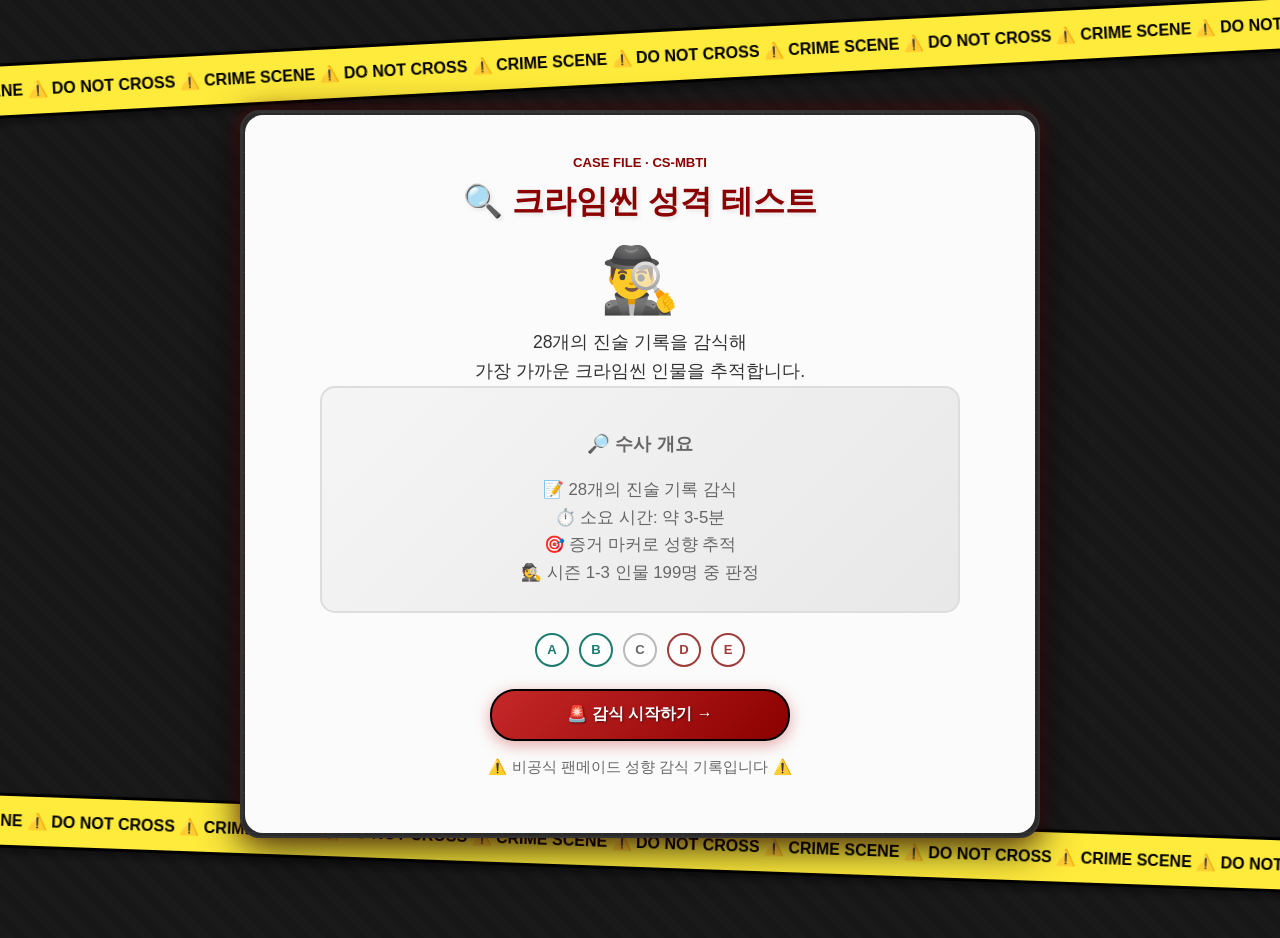
<file: index.html>
<!DOCTYPE html>
<html lang="ko">

<head>
    <meta charset="UTF-8">
    <meta name="viewport" content="width=device-width, initial-scale=1.0">
    <meta name="theme-color" content="#111111">
    <meta http-equiv="Cache-Control" content="no-store">
    <title>크라임씬 성격 테스트</title>
    <link rel="stylesheet" href="static/app.css?v=20260719-static1">
</head>

<body class="home-page">
    <main class="main-container">
        <div class="card home-card">
            <div class="card-body text-center">
                <p class="home-case-label">CASE FILE · CS-MBTI</p>
                <h1 class="mb-4">🔍 크라임씬 성격 테스트</h1>
                <div class="home-detective mb-3" aria-hidden="true">🕵️‍♂️</div>
                <p class="lead mb-4">
                    28개의 진술 기록을 감식해<br>가장 가까운 크라임씬 인물을 추적합니다.
                </p>
                <div class="home-brief mb-4">
                    <p class="text-muted mb-2">
                        <strong>🔎 수사 개요</strong>
                    </p>
                    <p class="text-muted">
                        📝 28개의 진술 기록 감식<br>
                        ⏱️ 소요 시간: 약 3-5분<br>
                        🎯 증거 마커로 성향 추적<br>
                        🕵️ 시즌 1-3 인물 199명 중 판정
                    </p>
                </div>
                <div class="home-marker-strip" aria-label="증거 마커 예시">
                    <span>A</span>
                    <span>B</span>
                    <span>C</span>
                    <span>D</span>
                    <span>E</span>
                </div>
                <a href="test.html" class="btn btn-primary btn-lg">
                    🚨 감식 시작하기 →
                </a>
                <p class="text-muted mt-3 home-warning">
                    ⚠️ 비공식 팬메이드 성향 감식 기록입니다 ⚠️
                </p>
            </div>
        </div>
    </main>
</body>

</html>
</file>
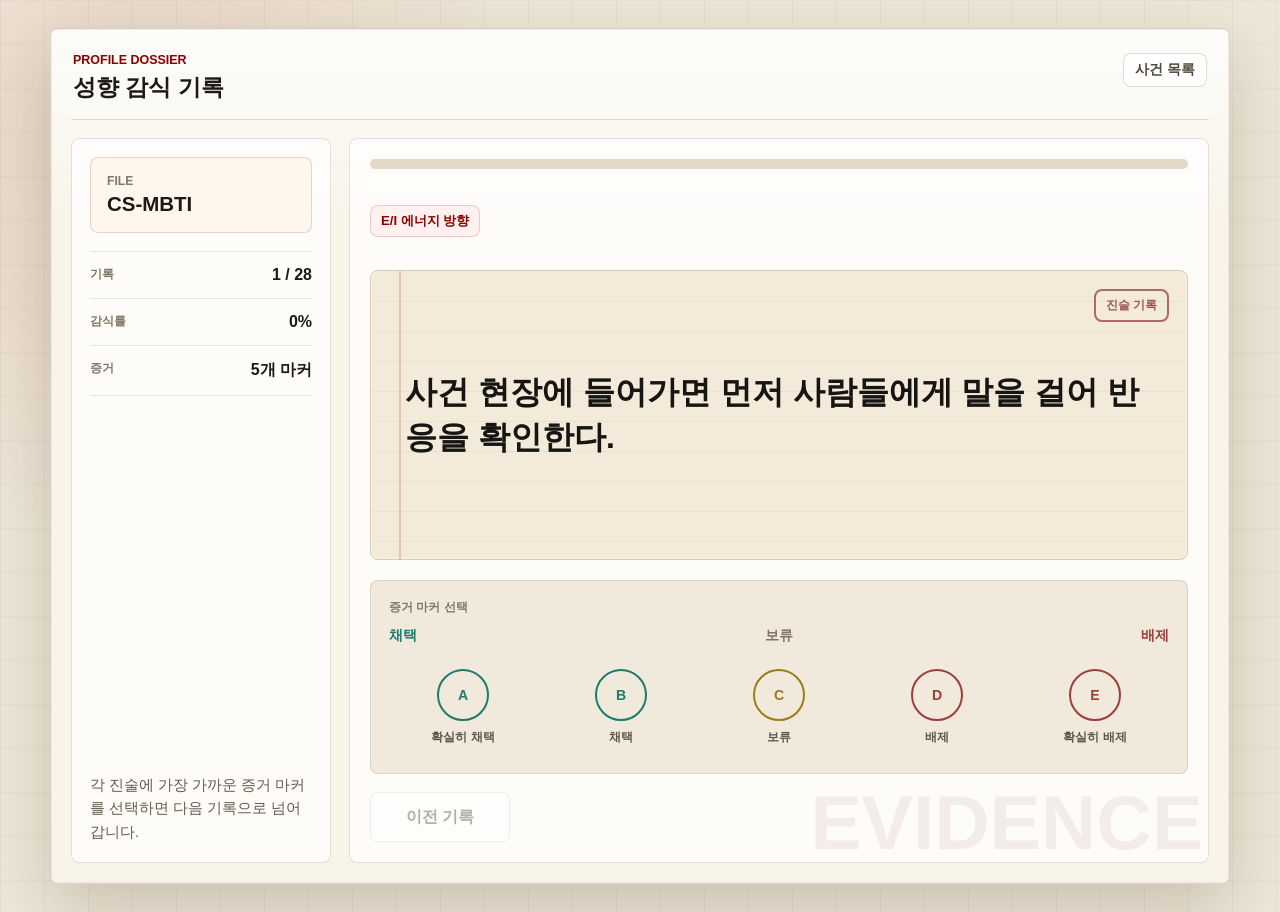
<file: test.html>
<!DOCTYPE html>
<html lang="ko">

<head>
    <meta charset="UTF-8">
    <meta name="viewport" content="width=device-width, initial-scale=1.0">
    <meta name="theme-color" content="#eee7d8">
    <meta http-equiv="Cache-Control" content="no-store">
    <title>크라임씬 인물 매칭 테스트</title>
    <link rel="stylesheet" href="static/app.css?v=20260719-static1">
</head>

<body class="test-page">
    <main class="main-container">
        <section id="quiz-app" class="case-board test-screen" aria-live="polite">
            <header class="case-topbar">
                <div>
                    <p class="case-kicker">PROFILE DOSSIER</p>
                    <h1>성향 감식 기록</h1>
                </div>
                <a class="ghost-link" href="index.html">사건 목록</a>
            </header>

            <div id="quiz-view" class="quiz-view interrogation-layout">
                <aside class="case-sidebar" aria-label="수사 진행 정보">
                    <div class="case-id">
                        <span>FILE</span>
                        <strong>CS-MBTI</strong>
                    </div>
                    <dl class="case-meta">
                        <div>
                            <dt>기록</dt>
                            <dd id="question-count">1 / 28</dd>
                        </div>
                        <div>
                            <dt>감식률</dt>
                            <dd id="progress-label">0%</dd>
                        </div>
                        <div>
                            <dt>증거</dt>
                            <dd>5개 마커</dd>
                        </div>
                    </dl>
                    <p class="case-note">각 진술에 가장 가까운 증거 마커를 선택하면 다음 기록으로 넘어갑니다.</p>
                </aside>

                <section class="statement-panel">
                    <div class="progress-track" aria-hidden="true">
                        <div id="progress-fill" class="progress-fill"></div>
                    </div>

                    <article class="question-section">
                        <p id="axis-label" class="axis-label">판단 성향</p>
                        <div class="statement-paper">
                            <span class="statement-stamp">진술 기록</span>
                            <h2 id="question-text"></h2>
                        </div>

                        <div class="evidence-scale">
                            <div class="likert-labels" aria-hidden="true">
                                <span>채택</span>
                                <span>보류</span>
                                <span>배제</span>
                            </div>
                            <div id="answer-scale" class="answer-scale" role="group" aria-label="답변 선택"></div>
                        </div>
                    </article>

                    <div class="quiz-actions">
                        <button id="prev-button" class="secondary-action" type="button">이전 기록</button>
                        <button id="next-button" class="primary-action" type="button" disabled hidden>다음</button>
                    </div>
                </section>
            </div>

            <section id="result-view" class="result-view case-result" hidden>
                <div class="result-cover">
                    <p class="case-kicker">PROFILE CLOSED</p>
                    <h1 id="result-title"></h1>
                    <p id="result-subtitle" class="result-subtitle"></p>
                </div>

                <div class="score-grid">
                    <div>
                        <span>성향 코드</span>
                        <strong id="result-mbti"></strong>
                    </div>
                    <div>
                        <span>일치율</span>
                        <strong id="result-confidence"></strong>
                    </div>
                    <div>
                        <span>출처</span>
                        <strong id="result-season"></strong>
                    </div>
                </div>

                <p id="result-description" class="result-description"></p>

                <div id="result-tags" class="tag-list"></div>

                <section class="axis-summary" aria-labelledby="axis-summary-title">
                    <h2 id="axis-summary-title">성향 감식 결과</h2>
                    <div id="axis-bars" class="axis-bars"></div>
                </section>

                <section class="related-results" aria-labelledby="related-title">
                    <h2 id="related-title">추가 용의선상</h2>
                    <div id="related-list" class="related-list"></div>
                </section>

                <div class="quiz-actions result-actions">
                    <button id="share-button" class="primary-action" type="button">리포트 공유</button>
                    <button id="copy-button" class="secondary-action" type="button">사건 링크 복사</button>
                    <button id="restart-button" class="secondary-action" type="button">재수사</button>
                </div>

                <p id="share-status" class="share-status" role="status"></p>
            </section>
        </section>
    </main>
    <script src="static/character-data.js?v=20260719-static1"></script>
    <script src="static/app.js?v=20260719-static1"></script>
</body>

</html>
</file>
<file: static/app.css>
:root {
    --bg: #171717;
    --panel: #fbfaf6;
    --panel-deep: #f2eee6;
    --ink: #151515;
    --muted: #6d6a63;
    --line: #dfd8cb;
    --line-strong: #b9ae9b;
    --red: #b7352f;
    --red-dark: #7f1e1a;
    --green: #1f766a;
    --yellow: #e4c64b;
    --shadow: 0 24px 70px rgba(0, 0, 0, 0.48);
}

* {
    box-sizing: border-box;
}

html {
    min-height: 100%;
    background: var(--bg);
}

body {
    min-height: 100vh;
    margin: 0;
    color: var(--ink);
    font-family: Arial, "Noto Sans KR", sans-serif;
    letter-spacing: 0;
    background:
        repeating-linear-gradient(45deg, transparent, transparent 10px, rgba(0, 0, 0, .1) 10px, rgba(0, 0, 0, .1) 20px),
        #1a1a1a;
}

body::before {
    content: 'CRIME SCENE ⚠️ DO NOT CROSS ⚠️ CRIME SCENE ⚠️ DO NOT CROSS ⚠️ CRIME SCENE ⚠️ DO NOT CROSS ⚠️ CRIME SCENE ⚠️ DO NOT CROSS ⚠️ CRIME SCENE ⚠️ DO NOT CROSS ⚠️';
    position: fixed;
    top: 30px;
    left: -50%;
    right: -50%;
    height: auto;
    padding: 15px 0;
    color: #000000;
    background: #ffeb3b;
    border-top: 3px solid #000000;
    border-bottom: 3px solid #000000;
    box-shadow: 0 4px 10px rgba(0, 0, 0, 0.5);
    transform: rotate(-3deg);
    font-size: 1rem;
    font-weight: bold;
    text-align: center;
    white-space: nowrap;
    animation: tape-flicker 3s infinite;
    z-index: 0;
    pointer-events: none;
}

body::after {
    content: 'CRIME SCENE ⚠️ DO NOT CROSS ⚠️ CRIME SCENE ⚠️ DO NOT CROSS ⚠️ CRIME SCENE ⚠️ DO NOT CROSS ⚠️ CRIME SCENE ⚠️ DO NOT CROSS ⚠️ CRIME SCENE ⚠️ DO NOT CROSS ⚠️';
    display: block;
    position: fixed;
    bottom: 30px;
    left: -50%;
    right: -50%;
    padding: 15px 0;
    color: #000000;
    background: #ffeb3b;
    border-top: 3px solid #000000;
    border-bottom: 3px solid #000000;
    box-shadow: 0 4px 10px rgba(0, 0, 0, 0.5);
    transform: rotate(2deg);
    font-size: 1rem;
    font-weight: bold;
    text-align: center;
    white-space: nowrap;
    animation: tape-flicker 4s infinite;
    z-index: 0;
    pointer-events: none;
}

body.test-page::before,
body.test-page::after {
    content: none;
    display: none;
}

@keyframes tape-flicker {
    0%,
    100% {
        opacity: 1;
    }

    50% {
        opacity: 0.95;
    }
}

button,
a {
    font: inherit;
}

button {
    -webkit-tap-highlight-color: transparent;
}

[hidden] {
    display: none !important;
}

.app-shell,
.main-container {
    min-height: 100vh;
    display: flex;
    align-items: center;
    justify-content: center;
    padding: 100px 15px;
    position: relative;
    z-index: 1;
}

.card {
    width: 100%;
    max-width: 800px;
    border: 2px solid #333333;
    border-radius: 20px;
    background:
        linear-gradient(rgba(255, 255, 255, 0.05) 1px, transparent 1px),
        linear-gradient(90deg, rgba(255, 255, 255, 0.05) 1px, transparent 1px),
        #2a2a2a;
    background-size: 20px 20px;
    box-shadow:
        0 10px 40px rgba(0, 0, 0, 0.8),
        0 0 20px rgba(255, 0, 0, 0.3);
    position: relative;
}

.card::before {
    content: "";
    position: absolute;
    inset: 0;
    border-radius: 20px;
    background:
        radial-gradient(circle at 20% 50%, rgba(255, 0, 0, 0.1) 0%, transparent 50%),
        radial-gradient(circle at 80% 50%, rgba(139, 0, 0, 0.1) 0%, transparent 50%);
    pointer-events: none;
}

.card-body {
    margin: 3px;
    padding: 2rem;
    border-radius: 18px;
    background: rgba(255, 255, 255, 0.98);
    position: relative;
    z-index: 1;
}

.text-center {
    text-align: center;
}

.text-muted {
    color: #666666 !important;
}

.mb-2 {
    margin-bottom: 0.5rem;
}

.mb-3 {
    margin-bottom: 1rem;
}

.mb-4 {
    margin-bottom: 1.5rem;
}

.mt-3 {
    margin-top: 1rem;
}

.btn {
    display: inline-flex;
    align-items: center;
    justify-content: center;
    border: 2px solid transparent;
    text-decoration: none;
    cursor: pointer;
}

.btn-lg {
    min-height: 52px;
    padding: 12px 35px;
    font-size: 1rem;
    font-weight: bold;
}

.btn-primary {
    color: #ffffff;
    border-color: #000000;
    background: linear-gradient(135deg, #c62828 0%, #8b0000 100%);
    text-shadow: 1px 1px 2px rgba(0, 0, 0, 0.5);
    transition: transform 0.3s, box-shadow 0.3s, background 0.3s;
}

.btn-primary:hover {
    transform: scale(1.05);
    background: linear-gradient(135deg, #d32f2f 0%, #c62828 100%);
    box-shadow: 0 6px 20px rgba(198, 40, 40, 0.6);
}

.app-card {
    width: min(520px, 100%);
    min-height: 680px;
    display: flex;
    flex-direction: column;
    gap: 24px;
    padding: 22px;
    border: 1px solid rgba(255, 255, 255, 0.16);
    border-radius: 8px;
    background: var(--panel);
    box-shadow: var(--shadow);
}

.home-card {
    max-width: 800px;
}

.home-card .card-body {
    padding: 2.5rem;
}

.home-case-label {
    margin: 0 0 10px;
    color: #8b0000;
    font-size: 0.82rem;
    font-weight: 900;
}

.home-card h1 {
    color: #8b0000;
    font-size: 2rem;
    font-weight: bold;
    text-shadow: 2px 2px 4px rgba(0, 0, 0, 0.1);
}

.home-card .lead {
    color: #333333;
    font-size: 1.1rem;
    line-height: 1.65;
}

.home-detective {
    font-size: 4rem;
    line-height: 1;
}

.home-brief {
    max-width: 640px;
    margin-right: auto;
    margin-left: auto;
    padding: 24px 22px;
    border: 2px solid #dddddd;
    border-radius: 15px;
    background: linear-gradient(135deg, #f5f5f5 0%, #e8e8e8 100%);
}

.home-brief p {
    margin-bottom: 0;
    color: #666666 !important;
    font-size: 1.05rem;
    line-height: 1.65;
}

.home-brief strong {
    color: #666666;
    font-size: 1.15rem;
}

.home-card .btn-primary {
    min-width: 300px;
    border-radius: 25px;
    background: linear-gradient(135deg, #c62828 0%, #8b0000 100%);
    box-shadow: 0 4px 15px rgba(198, 40, 40, 0.4);
}

.home-marker-strip {
    display: flex;
    justify-content: center;
    gap: 10px;
    margin: -4px 0 22px;
}

.home-marker-strip span {
    display: grid;
    width: 34px;
    height: 34px;
    place-items: center;
    border: 2px solid #b9b9b9;
    border-radius: 50%;
    color: #666666;
    background: #ffffff;
    font-size: 0.82rem;
    font-weight: 900;
}

.home-marker-strip span:first-child,
.home-marker-strip span:nth-child(2) {
    border-color: #1d7b6f;
    color: #1d7b6f;
}

.home-marker-strip span:nth-child(4),
.home-marker-strip span:last-child {
    border-color: #9c3f3a;
    color: #9c3f3a;
}

.home-warning {
    font-size: 0.95rem;
}

.screen-header {
    display: flex;
    align-items: center;
    justify-content: space-between;
    gap: 14px;
}

.brand-lockup {
    display: inline-flex;
    align-items: center;
    min-width: 0;
    gap: 10px;
    color: var(--ink);
    font-size: 0.95rem;
    font-weight: 900;
}

.brand-mark {
    display: inline-grid;
    width: 34px;
    height: 34px;
    place-items: center;
    flex: 0 0 auto;
    border: 2px solid var(--ink);
    border-radius: 8px;
    color: #ffffff;
    background: var(--ink);
    font-size: 0.8rem;
}

.status-pill,
.ghost-link {
    display: inline-flex;
    align-items: center;
    justify-content: center;
    min-height: 34px;
    padding: 7px 11px;
    border: 1px solid var(--line);
    border-radius: 8px;
    color: var(--muted);
    background: #ffffff;
    font-size: 0.86rem;
    font-weight: 800;
    text-decoration: none;
}

.case-cover,
.result-cover {
    padding: 24px 0 18px;
    border-top: 1px solid var(--line);
    border-bottom: 1px solid var(--line);
}

.eyebrow {
    margin: 0 0 10px;
    color: var(--red-dark);
    font-size: 0.78rem;
    font-weight: 900;
    text-transform: uppercase;
}

h1,
h2,
h3,
p {
    letter-spacing: 0;
}

h1,
h2,
h3 {
    margin: 0;
    color: var(--ink);
    font-weight: 900;
    text-shadow: none;
}

.case-cover h1,
.question-section h1,
.result-cover h1 {
    font-size: 2rem;
    line-height: 1.18;
}

.lead,
.result-subtitle,
.result-description {
    color: var(--muted);
    line-height: 1.65;
}

.lead {
    margin: 14px 0 0;
    font-size: 1rem;
}

.brief-list,
.score-grid {
    margin: 0;
    display: grid;
    border-top: 1px solid var(--line);
}

.brief-list div,
.score-grid div {
    display: flex;
    align-items: baseline;
    justify-content: space-between;
    gap: 16px;
    min-width: 0;
    padding: 15px 0;
    border-bottom: 1px solid var(--line);
}

.brief-list dt,
.score-grid span {
    color: var(--muted);
    font-size: 0.92rem;
    font-weight: 800;
}

.brief-list dd,
.score-grid strong {
    margin: 0;
    color: var(--ink);
    font-size: 1rem;
    font-weight: 900;
    text-align: right;
}

.primary-action,
.secondary-action {
    display: inline-flex;
    align-items: center;
    justify-content: center;
    min-height: 50px;
    padding: 12px 16px;
    border: 1px solid transparent;
    border-radius: 8px;
    cursor: pointer;
    text-decoration: none;
    font-weight: 900;
    transition: transform 140ms ease, box-shadow 140ms ease, border-color 140ms ease;
}

.primary-action {
    color: #ffffff;
    background: var(--red);
    box-shadow: 0 10px 22px rgba(183, 53, 47, 0.22);
}

.secondary-action {
    color: var(--ink);
    background: #ffffff;
    border-color: var(--line-strong);
}

.primary-action-large {
    width: 100%;
    margin-top: auto;
}

.primary-action:hover,
.secondary-action:hover,
.ghost-link:hover {
    transform: translateY(-1px);
}

.primary-action:focus-visible,
.secondary-action:focus-visible,
.ghost-link:focus-visible,
.scale-option:focus-visible {
    outline: 3px solid rgba(183, 53, 47, 0.22);
    outline-offset: 3px;
}

.primary-action:disabled,
.secondary-action:disabled {
    cursor: not-allowed;
    opacity: 0.42;
    transform: none;
    box-shadow: none;
}

.disclaimer {
    margin: -12px 0 0;
    color: var(--muted);
    font-size: 0.82rem;
    font-weight: 700;
    text-align: center;
}

.quiz-view,
.result-view {
    min-width: 0;
}

.progress-row {
    display: flex;
    justify-content: space-between;
    gap: 12px;
    color: var(--muted);
    font-size: 0.88rem;
    font-weight: 900;
}

.progress-track {
    height: 8px;
    margin-top: 10px;
    overflow: hidden;
    border-radius: 8px;
    background: #e4ded2;
}

.progress-fill {
    width: 0;
    height: 100%;
    border-radius: inherit;
    background: var(--green);
    transition: width 180ms ease;
}

.question-section {
    display: grid;
    gap: 18px;
    margin-top: 28px;
}

.axis-label {
    justify-self: start;
    display: inline-flex;
    align-items: center;
    min-height: 30px;
    padding: 6px 10px;
    border: 1px solid rgba(183, 53, 47, 0.26);
    border-radius: 8px;
    color: var(--red-dark);
    background: #fff1ef;
    font-size: 0.82rem;
    font-weight: 900;
}

.question-section h1 {
    min-height: 118px;
    text-align: center;
}

.likert-labels {
    display: grid;
    grid-template-columns: 1fr auto 1fr;
    align-items: center;
    gap: 12px;
    margin-top: 4px;
    color: var(--muted);
    font-size: 0.9rem;
    font-weight: 900;
}

.likert-labels span:first-child {
    color: var(--green);
}

.likert-labels span:nth-child(2) {
    text-align: center;
}

.likert-labels span:last-child {
    color: #6c5188;
    text-align: right;
}

.answer-scale {
    display: flex;
    align-items: center;
    justify-content: space-between;
    gap: 12px;
    min-height: 74px;
    padding: 0 2px;
}

.scale-option {
    position: relative;
    width: 54px;
    height: 54px;
    display: inline-grid;
    place-items: center;
    flex: 0 0 auto;
    padding: 0;
    border: 0;
    border-radius: 50%;
    color: inherit;
    background: transparent;
    text-align: center;
    line-height: 1;
}

.scale-option:hover {
    transform: translateY(-1px);
}

.option-dot {
    width: 100%;
    height: 100%;
    display: block;
    border: 3px solid currentColor;
    border-radius: 50%;
    background: transparent;
    transition: background 120ms ease, transform 120ms ease, box-shadow 120ms ease;
}

.scale-option:hover .option-dot {
    box-shadow: 0 8px 18px rgba(0, 0, 0, 0.14);
}

.option-label {
    position: absolute;
    width: 1px;
    height: 1px;
    overflow: hidden;
    clip: rect(0 0 0 0);
    white-space: nowrap;
}

.scale-option-agree {
    color: var(--green);
}

.scale-option-neutral {
    color: #9a958b;
}

.scale-option-disagree {
    color: #6c5188;
}

.scale-option-xl {
    width: 58px;
    height: 58px;
}

.scale-option-lg {
    width: 50px;
    height: 50px;
}

.scale-option-md {
    width: 42px;
    height: 42px;
}

.scale-option-sm {
    width: 34px;
    height: 34px;
}

.scale-option.is-selected {
    background: transparent;
}

.scale-option.is-selected .option-dot {
    background: currentColor;
    transform: scale(0.92);
    box-shadow: inset 0 0 0 8px var(--panel);
}

.quiz-actions {
    display: flex;
    gap: 10px;
    margin-top: 24px;
}

.quiz-actions .primary-action,
.quiz-actions .secondary-action {
    flex: 1;
}

.quiz-view > .quiz-actions {
    justify-content: center;
}

.quiz-view > .quiz-actions .primary-action {
    display: none;
}

.quiz-view > .quiz-actions .secondary-action {
    flex: 0 1 180px;
}

.result-cover {
    text-align: left;
}

.result-cover h1 {
    color: var(--red-dark);
}

.result-subtitle {
    margin: 10px 0 0;
}

.score-grid {
    grid-template-columns: repeat(3, minmax(0, 1fr));
    margin-top: 18px;
    border: 1px solid var(--line);
    border-radius: 8px;
    background: var(--panel-deep);
}

.score-grid div {
    display: grid;
    align-content: center;
    min-height: 76px;
    padding: 13px;
    border-right: 1px solid var(--line);
    border-bottom: 0;
}

.score-grid div:last-child {
    border-right: 0;
}

.result-description {
    margin: 18px 0 0;
    font-size: 1rem;
}

.tag-list {
    display: flex;
    flex-wrap: wrap;
    gap: 8px;
    margin-top: 16px;
}

.tag-list span {
    display: inline-flex;
    align-items: center;
    min-height: 30px;
    padding: 5px 10px;
    border: 1px solid rgba(31, 118, 106, 0.2);
    border-radius: 8px;
    color: var(--green);
    background: rgba(31, 118, 106, 0.08);
    font-size: 0.84rem;
    font-weight: 900;
}

.axis-summary,
.related-results {
    margin-top: 24px;
}

.axis-summary h2,
.related-results h2 {
    font-size: 1rem;
}

.axis-bars {
    display: grid;
    gap: 12px;
    margin-top: 12px;
}

.axis-bar {
    display: grid;
    gap: 7px;
}

.axis-bar-label {
    display: flex;
    justify-content: space-between;
    gap: 12px;
    color: var(--muted);
    font-size: 0.86rem;
    font-weight: 900;
}

.axis-bar-track {
    height: 8px;
    overflow: hidden;
    border-radius: 8px;
    background: #e4ded2;
}

.axis-bar-fill {
    height: 100%;
    border-radius: inherit;
    background: var(--green);
}

.related-list {
    display: grid;
    gap: 0;
    margin-top: 12px;
    border-top: 1px solid var(--line);
}

.related-card {
    min-width: 0;
    padding: 14px 0;
    border-bottom: 1px solid var(--line);
}

.related-card strong {
    display: block;
    color: var(--ink);
    font-size: 1rem;
}

.related-card span,
.related-card p {
    color: var(--muted);
    font-size: 0.9rem;
}

.related-card p {
    margin: 7px 0 0;
    line-height: 1.55;
}

.result-actions {
    flex-wrap: wrap;
}

.share-status {
    min-height: 24px;
    margin: 10px 0 0;
    color: var(--green);
    font-weight: 900;
    text-align: center;
}

@media (min-width: 860px) {
    .app-shell {
        padding-top: 110px;
    }

    .main-container {
        padding-top: 110px;
    }

    .app-card {
        width: min(720px, 100%);
        min-height: 640px;
        padding: 28px;
    }

    .home-screen {
        width: min(620px, 100%);
    }

    .case-cover h1,
    .question-section h1,
    .result-cover h1 {
        font-size: 2.25rem;
    }
}

@media (max-width: 576px) {
    body::before,
    body::after {
        height: auto;
        padding: 10px 0;
        font-size: 0.7rem;
        letter-spacing: 2px;
    }

    body::before {
        top: 15px;
    }

    body::after {
        bottom: 15px;
    }

    .app-shell,
    .main-container {
        align-items: center;
        padding: 70px 10px;
    }

    .app-card {
        width: 100%;
        min-height: calc(100vh - 140px);
        padding: 18px;
        border-radius: 8px;
    }

    .home-card .card-body {
        padding: 1.5rem;
    }

    .home-card h1 {
        font-size: 1.5rem;
    }

    .home-detective {
        font-size: 3rem;
    }

    .home-card .lead {
        font-size: 1rem;
    }

    .home-brief {
        padding: 18px 16px;
    }

    .home-brief p {
        font-size: 0.95rem;
    }

    .home-marker-strip {
        gap: 8px;
    }

    .home-marker-strip span {
        width: 30px;
        height: 30px;
    }

    .home-card .btn-primary {
        min-width: 0;
        width: 100%;
    }

    .case-cover,
    .result-cover {
        padding: 20px 0 16px;
    }

    .case-cover h1,
    .question-section h1,
    .result-cover h1 {
        font-size: 1.58rem;
    }

    .lead {
        font-size: 0.95rem;
    }

    .question-section h1 {
        min-height: auto;
        text-align: left;
    }

    .answer-scale {
        gap: 8px;
        min-height: 62px;
    }

    .scale-option-xl {
        width: 48px;
        height: 48px;
    }

    .scale-option-lg {
        width: 42px;
        height: 42px;
    }

    .scale-option-md {
        width: 36px;
        height: 36px;
    }

    .scale-option-sm {
        width: 30px;
        height: 30px;
    }

    .quiz-actions {
        position: sticky;
        bottom: 0;
        margin: 22px -18px -18px;
        padding: 10px 18px 14px;
        border-top: 1px solid var(--line);
        background: rgba(251, 250, 246, 0.94);
        backdrop-filter: blur(12px);
    }

    .score-grid {
        grid-template-columns: 1fr;
    }

    .score-grid div,
    .score-grid div:last-child {
        border-right: 0;
        border-bottom: 1px solid var(--line);
    }

    .score-grid div:last-child {
        border-bottom: 0;
    }
}

@media (max-width: 380px) {
    .app-card {
        padding: 15px;
    }

    .brand-lockup {
        gap: 8px;
        font-size: 0.86rem;
    }

    .brand-mark {
        width: 30px;
        height: 30px;
        font-size: 0.72rem;
    }

    .status-pill,
    .ghost-link {
        min-height: 32px;
        padding: 6px 9px;
        font-size: 0.8rem;
    }

    .case-cover h1,
    .question-section h1,
    .result-cover h1 {
        font-size: 1.42rem;
    }

    .answer-scale {
        gap: 5px;
    }

    .scale-option-xl {
        width: 43px;
        height: 43px;
    }

    .scale-option-lg {
        width: 38px;
        height: 38px;
    }

    .scale-option-md {
        width: 32px;
        height: 32px;
    }

    .scale-option-sm {
        width: 28px;
        height: 28px;
    }

    .quiz-actions {
        margin-right: -15px;
        margin-left: -15px;
        padding-right: 15px;
        padding-left: 15px;
    }
}

/* Case-file test experience */
body.test-page {
    color: #201d18;
    background:
        linear-gradient(90deg, rgba(32, 29, 24, 0.045) 1px, transparent 1px),
        linear-gradient(rgba(32, 29, 24, 0.035) 1px, transparent 1px),
        radial-gradient(circle at 12% 18%, rgba(183, 53, 47, 0.1), transparent 28%),
        #eee7d8;
    background-size: 44px 44px, 44px 44px, auto, auto;
}

body.test-page .main-container {
    align-items: stretch;
    padding: 28px;
}

.case-board {
    width: min(1180px, 100%);
    min-height: calc(100vh - 56px);
    display: flex;
    flex-direction: column;
    gap: 18px;
    margin: 0 auto;
    padding: 20px;
    border: 1px solid rgba(84, 69, 47, 0.2);
    border-radius: 8px;
    background:
        linear-gradient(180deg, rgba(255, 255, 255, 0.76), transparent 190px),
        #f8f4ea;
    box-shadow: 0 24px 70px rgba(72, 52, 28, 0.22);
    position: relative;
    overflow: hidden;
}

.case-board::before {
    content: "";
    position: absolute;
    inset: 0;
    border: 1px solid rgba(127, 30, 26, 0.08);
    pointer-events: none;
}

.case-board::after {
    content: "EVIDENCE";
    position: absolute;
    right: 26px;
    bottom: 22px;
    color: rgba(127, 30, 26, 0.07);
    font-size: 4.8rem;
    font-weight: 900;
    line-height: 1;
    pointer-events: none;
}

.case-topbar {
    display: flex;
    align-items: flex-start;
    justify-content: space-between;
    gap: 16px;
    padding: 4px 2px 18px;
    border-bottom: 1px solid rgba(84, 69, 47, 0.16);
}

.case-kicker {
    margin: 0 0 6px;
    color: #8b0000;
    font-size: 0.78rem;
    font-weight: 900;
    text-transform: uppercase;
}

.case-topbar h1 {
    margin: 0;
    color: #1d1a15;
    font-size: 1.42rem;
    line-height: 1.25;
    text-shadow: none;
}

.test-page .ghost-link {
    color: #4f473b;
    background: #ffffff;
    border-color: rgba(84, 69, 47, 0.18);
}

.interrogation-layout {
    display: grid;
    grid-template-columns: 260px minmax(0, 1fr);
    gap: 18px;
    flex: 1;
}

.case-sidebar,
.statement-panel,
.case-result {
    border: 1px solid rgba(84, 69, 47, 0.16);
    border-radius: 8px;
    background: rgba(255, 255, 255, 0.72);
}

.case-sidebar {
    display: flex;
    flex-direction: column;
    gap: 18px;
    padding: 18px;
}

.case-id {
    display: grid;
    gap: 4px;
    padding: 16px;
    border: 1px solid rgba(127, 30, 26, 0.18);
    border-radius: 8px;
    background: #fff7ed;
}

.case-id span,
.case-meta dt {
    color: #827666;
    font-size: 0.76rem;
    font-weight: 900;
}

.case-id strong {
    color: #1d1a15;
    font-size: 1.28rem;
    letter-spacing: 0;
}

.case-meta {
    margin: 0;
    border-top: 1px solid rgba(84, 69, 47, 0.12);
}

.case-meta div {
    display: flex;
    justify-content: space-between;
    gap: 12px;
    padding: 14px 0;
    border-bottom: 1px solid rgba(84, 69, 47, 0.12);
}

.case-meta dd {
    margin: 0;
    color: #1d1a15;
    font-weight: 900;
    text-align: right;
}

.case-note {
    margin: auto 0 0;
    color: #665b4d;
    font-size: 0.92rem;
    line-height: 1.6;
}

.statement-panel {
    display: flex;
    flex-direction: column;
    padding: 20px;
}

.test-page .progress-track {
    height: 10px;
    margin: 0 0 22px;
    background: #e3d8c6;
}

.test-page .progress-fill {
    background: #8f2924;
}

.test-page .question-section {
    display: flex;
    flex: 1;
    flex-direction: column;
    gap: 20px;
    margin: 0;
}

.test-page .axis-label {
    align-self: flex-start;
    border-color: rgba(127, 30, 26, 0.18);
    color: #8b0000;
    background: #fff1ef;
}

.statement-paper {
    position: relative;
    min-height: 290px;
    display: flex;
    align-items: center;
    padding: 34px;
    border: 1px solid #d8cbb4;
    border-radius: 8px;
    color: #171512;
    background:
        linear-gradient(rgba(23, 21, 18, 0.04) 1px, transparent 1px),
        #f3ead9;
    background-size: 100% 30px;
    box-shadow: inset 0 0 0 1px rgba(255, 255, 255, 0.35);
}

.statement-paper::before {
    content: "";
    position: absolute;
    top: 0;
    bottom: 0;
    left: 28px;
    width: 2px;
    background: rgba(127, 30, 26, 0.18);
}

.statement-stamp {
    position: absolute;
    top: 18px;
    right: 18px;
    padding: 6px 10px;
    border: 2px solid rgba(127, 30, 26, 0.62);
    border-radius: 8px;
    color: rgba(127, 30, 26, 0.72);
    font-size: 0.78rem;
    font-weight: 900;
}

.statement-paper h2 {
    position: relative;
    margin: 0;
    color: #171512;
    font-size: 2rem;
    font-weight: 900;
    line-height: 1.38;
    text-shadow: none;
}

.evidence-scale {
    padding: 18px;
    border: 1px solid rgba(84, 69, 47, 0.14);
    border-radius: 8px;
    background: #f1eadc;
}

.evidence-scale::before {
    content: "증거 마커 선택";
    display: block;
    margin-bottom: 10px;
    color: #827666;
    font-size: 0.78rem;
    font-weight: 900;
}

.test-page .likert-labels {
    margin: 0 0 14px;
    color: #827666;
}

.test-page .likert-labels span:first-child {
    color: #1d7b6f;
}

.test-page .likert-labels span:last-child {
    color: #9c3f3a;
}

.test-page .answer-scale {
    display: grid;
    grid-template-columns: repeat(5, minmax(0, 1fr));
    gap: 10px;
    min-height: 0;
    padding: 0;
}

.test-page .scale-option {
    width: auto;
    height: auto;
    display: grid;
    justify-items: center;
    gap: 9px;
    padding: 10px 6px;
    color: #5f564b;
    border-radius: 8px;
    cursor: pointer;
}

.test-page .option-dot {
    width: 52px;
    height: 52px;
    display: grid;
    place-items: center;
    border-width: 2px;
    color: currentColor;
    font-size: 0.88rem;
    font-weight: 900;
}

.test-page .option-label {
    position: static;
    width: auto;
    height: auto;
    overflow: visible;
    clip: auto;
    color: #5f564b;
    font-size: 0.78rem;
    font-weight: 900;
    white-space: normal;
    line-height: 1.25;
}

.test-page .scale-option-agree {
    color: #1d7b6f;
}

.test-page .scale-option-neutral {
    color: #9b7d1c;
}

.test-page .scale-option-disagree {
    color: #9c3f3a;
}

.test-page .scale-option:hover,
.test-page .scale-option.is-selected {
    background: rgba(255, 255, 255, 0.72);
}

.test-page .scale-option.is-selected .option-dot {
    background: rgba(255, 255, 255, 0.78);
    transform: scale(0.94);
    box-shadow: 0 0 0 4px currentColor;
}

.test-page .quiz-actions {
    justify-content: flex-start;
    margin-top: 18px;
}

.test-page .quiz-actions .secondary-action {
    flex: 0 0 auto;
    min-width: 140px;
    color: #4f473b;
    background: #ffffff;
    border-color: rgba(84, 69, 47, 0.18);
}

.case-result {
    padding: 24px;
    color: #1d1a15;
    position: relative;
    overflow: hidden;
}

.case-result::after {
    content: "CLOSED";
    position: absolute;
    top: 18px;
    right: 22px;
    padding: 6px 10px;
    border: 2px solid rgba(183, 53, 47, 0.5);
    border-radius: 8px;
    color: rgba(183, 53, 47, 0.66);
    font-size: 0.78rem;
    font-weight: 900;
    transform: rotate(5deg);
}

.case-result .result-cover {
    padding: 0 0 20px;
    border-top: 0;
    border-bottom-color: rgba(84, 69, 47, 0.14);
}

.case-result .result-cover h1 {
    color: #8b0000;
    font-size: 2.4rem;
}

.case-result .result-subtitle,
.case-result .result-description,
.case-result .related-card span,
.case-result .related-card p {
    color: #665b4d;
}

.case-result .score-grid {
    border-color: rgba(84, 69, 47, 0.14);
    background: #f1eadc;
}

.case-result .score-grid div {
    border-color: rgba(84, 69, 47, 0.14);
}

.case-result .score-grid span,
.case-result .axis-bar-label {
    color: #827666;
}

.case-result .score-grid strong,
.case-result .axis-summary h2,
.case-result .related-results h2,
.case-result .related-card strong {
    color: #1d1a15;
}

.case-result .related-list {
    border-top-color: rgba(84, 69, 47, 0.14);
}

.case-result .related-card {
    border-bottom-color: rgba(84, 69, 47, 0.14);
    background: transparent;
}

.case-result .axis-bar-track {
    background: #e3d8c6;
}

.case-result .axis-bar-fill {
    background: #8f2924;
}

@media (max-width: 860px) {
    body.test-page .main-container {
        padding: 14px;
    }

    .case-board {
        min-height: calc(100vh - 28px);
        padding: 16px;
    }

    .interrogation-layout {
        grid-template-columns: 1fr;
    }

    .case-sidebar {
        display: grid;
        grid-template-columns: minmax(0, 1fr) minmax(0, 1fr);
    }

    .case-note {
        grid-column: 1 / -1;
        margin: 0;
    }
}

@media (max-width: 576px) {
    body.test-page .main-container {
        padding: 0;
    }

    .case-board {
        min-height: 100vh;
        border: 0;
        border-radius: 0;
    }

    .case-topbar h1 {
        font-size: 1.2rem;
    }

    .case-sidebar {
        grid-template-columns: 1fr;
        padding: 14px;
    }

    .statement-panel {
        padding: 14px;
    }

    .statement-paper {
        min-height: 220px;
        padding: 26px 18px;
    }

    .statement-paper h2 {
        font-size: 1.34rem;
    }

    .test-page .answer-scale {
        gap: 6px;
    }

    .test-page .option-dot {
        width: 42px;
        height: 42px;
        font-size: 0.78rem;
    }

    .test-page .option-label {
        font-size: 0.68rem;
    }
}
</file>
